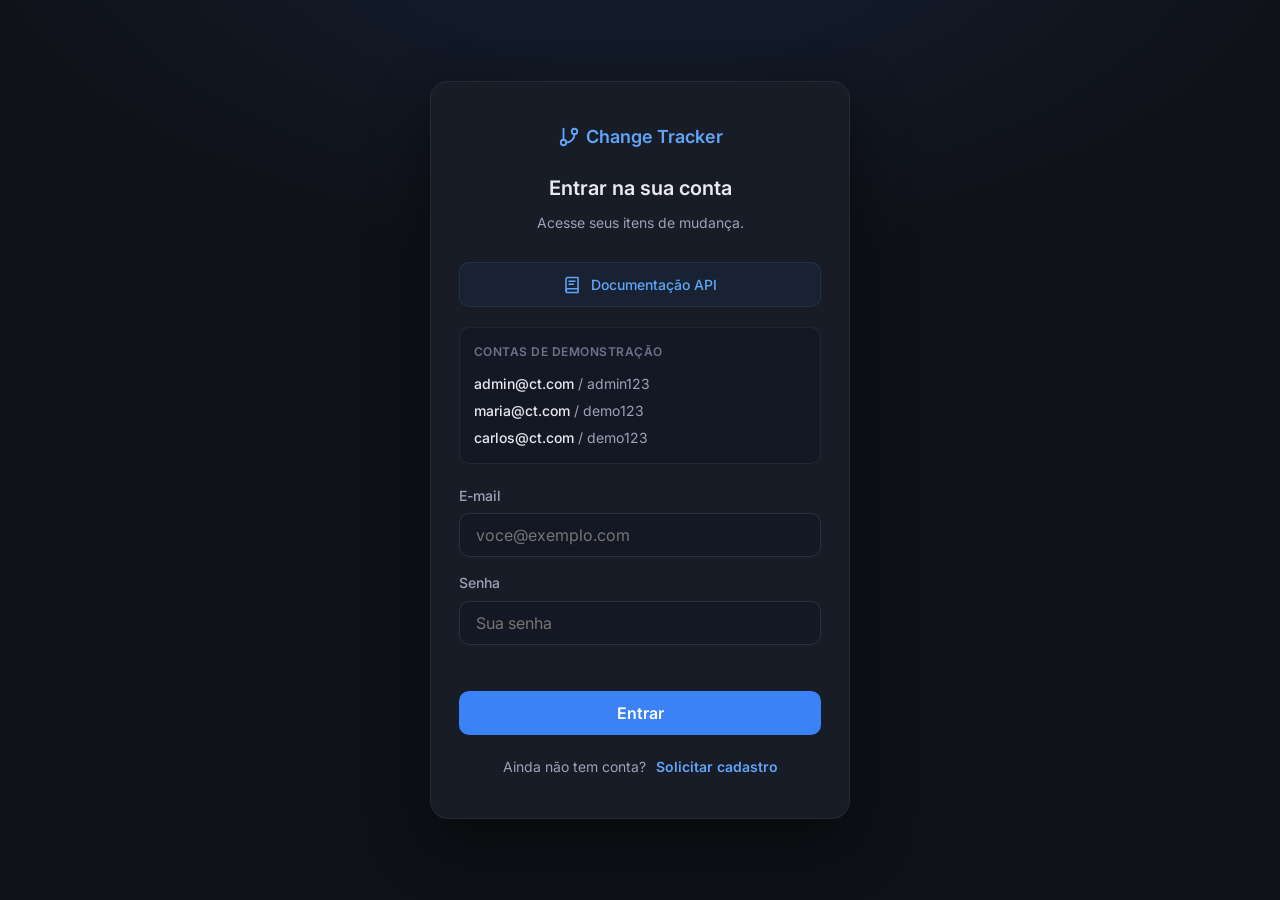
<file: frontend/login.html>
<!DOCTYPE html>
<html lang="pt-BR">
<head>
  <meta charset="UTF-8" />
  <meta name="viewport" content="width=device-width, initial-scale=1.0" />
  <meta name="description" content="Change Tracker — acesso" />
  <title>Change Tracker — Entrar</title>
  <link rel="preconnect" href="https://fonts.googleapis.com" />
  <link rel="preconnect" href="https://fonts.gstatic.com" crossorigin />
  <link href="https://fonts.googleapis.com/css2?family=Inter:wght@400;500;600&display=swap" rel="stylesheet" />
  <link rel="stylesheet" href="css/variables.css" />
  <link rel="stylesheet" href="css/base.css" />
  <link rel="stylesheet" href="css/auth.css" />
</head>
<body class="auth-body">
  <main class="auth-shell">
    <section class="auth-card" aria-labelledby="auth-title">
      <header class="auth-card__head">
        <div class="auth-brand">
          <svg viewBox="0 0 24 24" fill="none" stroke="currentColor" stroke-width="2" stroke-linecap="round" stroke-linejoin="round" aria-hidden="true" class="auth-brand__icon">
            <line x1="6" y1="3" x2="6" y2="15" />
            <circle cx="18" cy="6" r="3" />
            <circle cx="6" cy="18" r="3" />
            <path d="M18 9a9 9 0 0 1-9 9" />
          </svg>
          <span>Change Tracker</span>
        </div>
        <h1 id="auth-title" class="auth-card__title">Entrar na sua conta</h1>
        <p class="auth-card__sub">Acesse seus itens de mudança.</p>
      </header>

      <a href="/docs" class="auth-api-docs" target="_blank" rel="noopener noreferrer">
        <svg viewBox="0 0 24 24" fill="none" stroke="currentColor" stroke-width="2" stroke-linecap="round" stroke-linejoin="round" aria-hidden="true">
          <path d="M4 19.5A2.5 2.5 0 0 1 6.5 17H20" />
          <path d="M6.5 2H20v20H6.5A2.5 2.5 0 0 1 4 19.5v-15A2.5 2.5 0 0 1 6.5 2z" />
          <line x1="8" y1="7" x2="16" y2="7" />
          <line x1="8" y1="11" x2="14" y2="11" />
        </svg>
        Documentação API
      </a>

      <div class="auth-demo" aria-label="Contas de demonstração">
        <p class="auth-demo__title">Contas de demonstração</p>
        <ul class="auth-demo__list">
          <li><strong>admin@ct.com</strong> / admin123</li>
          <li><strong>maria@ct.com</strong> / demo123</li>
          <li><strong>carlos@ct.com</strong> / demo123</li>
        </ul>
      </div>

      <form id="auth-login-form" class="auth-form" novalidate>
        <div class="auth-field">
          <label class="auth-label" for="auth-email">E-mail</label>
          <input class="auth-input" type="email" id="auth-email" name="email" autocomplete="email" placeholder="voce@exemplo.com" required />
        </div>

        <div class="auth-field">
          <label class="auth-label" for="auth-password">Senha</label>
          <input class="auth-input" type="password" id="auth-password" name="password" autocomplete="current-password" placeholder="Sua senha" required minlength="6" />
        </div>

        <p class="auth-error" id="auth-error" role="alert" aria-live="polite"></p>

        <button type="submit" class="auth-submit" id="auth-submit">Entrar</button>
      </form>

      <p class="auth-switch">
        <span>Ainda não tem conta?</span>
        <a class="auth-switch__btn" href="/register">Solicitar cadastro</a>
      </p>
    </section>
  </main>

  <script src="js/auth.js"></script>
</body>
</html>
</file>
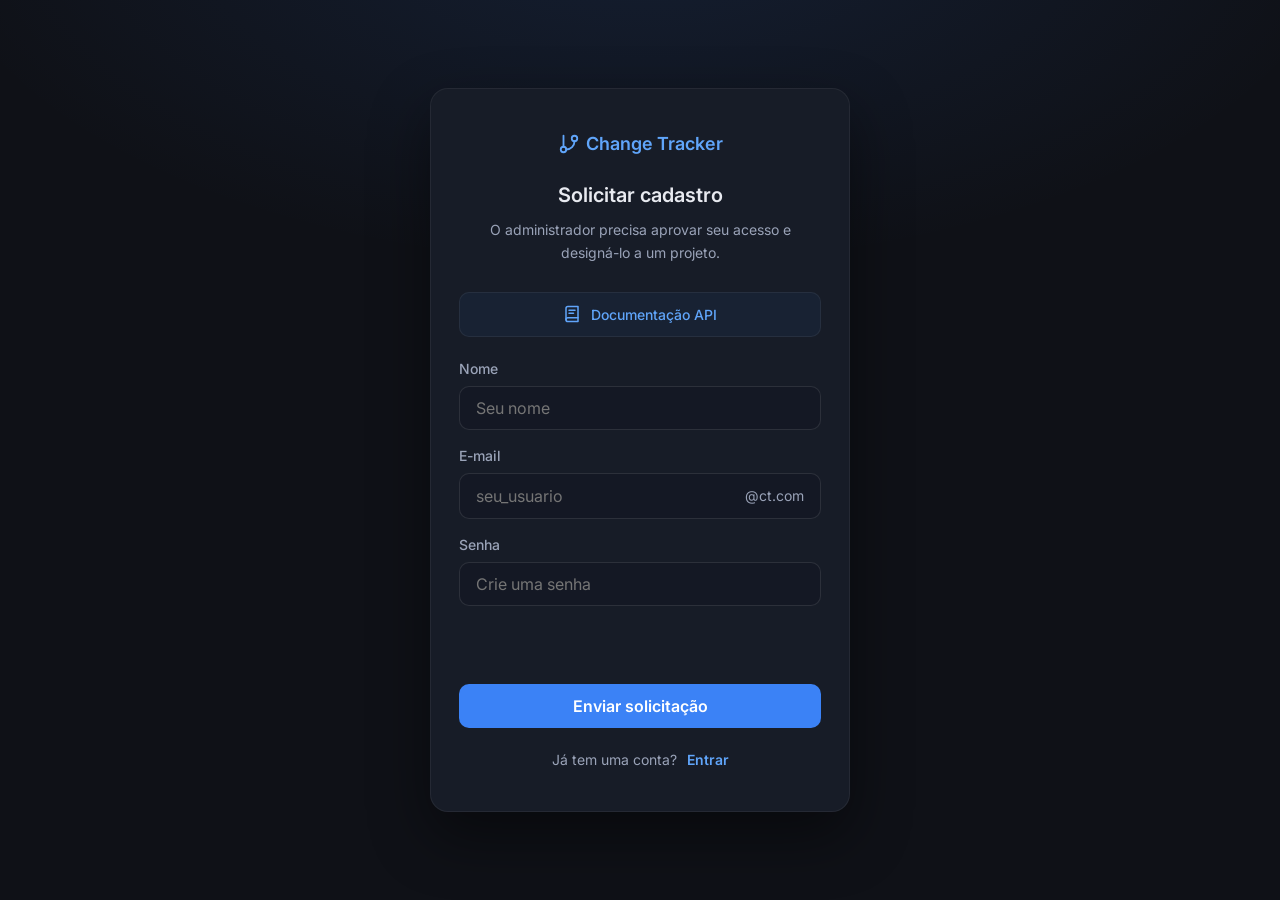
<file: frontend/register.html>
<!DOCTYPE html>
<html lang="pt-BR">
<head>
  <meta charset="UTF-8" />
  <meta name="viewport" content="width=device-width, initial-scale=1.0" />
  <meta name="description" content="Change Tracker — solicitar cadastro" />
  <title>Change Tracker — Solicitar cadastro</title>
  <link rel="preconnect" href="https://fonts.googleapis.com" />
  <link rel="preconnect" href="https://fonts.gstatic.com" crossorigin />
  <link href="https://fonts.googleapis.com/css2?family=Inter:wght@400;500;600&display=swap" rel="stylesheet" />
  <link rel="stylesheet" href="css/variables.css" />
  <link rel="stylesheet" href="css/base.css" />
  <link rel="stylesheet" href="css/auth.css" />
</head>
<body class="auth-body">
  <main class="auth-shell">
    <section class="auth-card" aria-labelledby="auth-title">
      <header class="auth-card__head">
        <div class="auth-brand">
          <svg viewBox="0 0 24 24" fill="none" stroke="currentColor" stroke-width="2" stroke-linecap="round" stroke-linejoin="round" aria-hidden="true" class="auth-brand__icon">
            <line x1="6" y1="3" x2="6" y2="15" />
            <circle cx="18" cy="6" r="3" />
            <circle cx="6" cy="18" r="3" />
            <path d="M18 9a9 9 0 0 1-9 9" />
          </svg>
          <span>Change Tracker</span>
        </div>
        <h1 id="auth-title" class="auth-card__title">Solicitar cadastro</h1>
        <p class="auth-card__sub">O administrador precisa aprovar seu acesso e designá-lo a um projeto.</p>
      </header>

      <a href="/docs" class="auth-api-docs" target="_blank" rel="noopener noreferrer">
        <svg viewBox="0 0 24 24" fill="none" stroke="currentColor" stroke-width="2" stroke-linecap="round" stroke-linejoin="round" aria-hidden="true">
          <path d="M4 19.5A2.5 2.5 0 0 1 6.5 17H20" />
          <path d="M6.5 2H20v20H6.5A2.5 2.5 0 0 1 4 19.5v-15A2.5 2.5 0 0 1 6.5 2z" />
          <line x1="8" y1="7" x2="16" y2="7" />
          <line x1="8" y1="11" x2="14" y2="11" />
        </svg>
        Documentação API
      </a>

      <form id="auth-register-form" class="auth-form" novalidate>
        <div class="auth-field">
          <label class="auth-label" for="auth-name">Nome</label>
          <input class="auth-input" type="text" id="auth-name" name="name" autocomplete="name" placeholder="Seu nome" required />
        </div>

        <div class="auth-field">
          <label class="auth-label" for="auth-email">E-mail</label>
          <div style="display: flex; align-items: center; border: 1px solid var(--border-default); border-radius: var(--radius-md); background: var(--bg-input);">
            <input class="auth-input" type="text" id="auth-email" name="email" autocomplete="email" placeholder="seu_usuario" required style="border: none; background: transparent; flex: 1; padding-right: 0;" />
            <span style="padding: 0 var(--control-padding-x); color: var(--text-secondary); white-space: nowrap; font-size: var(--font-size-sm);">@ct.com</span>
          </div>
        </div>

        <div class="auth-field">
          <label class="auth-label" for="auth-password">Senha</label>
          <input class="auth-input" type="password" id="auth-password" name="password" autocomplete="new-password" placeholder="Crie uma senha" required minlength="6" />
        </div>

        <p class="auth-error" id="auth-error" role="alert" aria-live="polite"></p>
        <p class="auth-success" id="auth-success" role="status" aria-live="polite"></p>

        <button type="submit" class="auth-submit" id="auth-submit">Enviar solicitação</button>
      </form>

      <p class="auth-switch">
        <span>Já tem uma conta?</span>
        <a class="auth-switch__btn" href="/login">Entrar</a>
      </p>
    </section>
  </main>

  <script src="js/auth.js"></script>
</body>
</html>
</file>
<file: frontend/css/variables.css>
/* === Variables — tokens do Change Tracker Design System === */
:root {
  --bg-base: #0f1117;
  --bg-surface: #171c27;
  --bg-raised: #1e2535;
  --bg-hover: #252d40;
  --bg-input: #141824;

  --border-subtle: rgba(255, 255, 255, 0.06);
  --border-default: rgba(255, 255, 255, 0.1);
  --border-strong: rgba(255, 255, 255, 0.18);

  --blue-500: #3b82f6;
  --blue-400: #60a5fa;
  --blue-300: #93c5fd;
  --blue-100: rgba(59, 130, 246, 0.12);
  --blue-border: rgba(59, 130, 246, 0.35);

  --text-primary: #e8eaf0;
  --text-secondary: #9aa3b8;
  --text-muted: #6b7389;
  --text-blue: #60a5fa;

  --red: #f87171;
  --red-bg: rgba(248, 113, 113, 0.1);
  --red-border: rgba(248, 113, 113, 0.3);

  --orange: #fb923c;
  --orange-bg: rgba(251, 146, 60, 0.1);
  --orange-border: rgba(251, 146, 60, 0.3);

  --yellow: #fbbf24;
  --yellow-bg: rgba(251, 191, 36, 0.1);
  --yellow-border: rgba(251, 191, 36, 0.3);

  --green: #34d399;
  --green-bg: rgba(52, 211, 153, 0.1);
  --green-border: rgba(52, 211, 153, 0.3);

  --purple: #a78bfa;
  --purple-bg: rgba(167, 139, 250, 0.1);
  --purple-border: rgba(167, 139, 250, 0.3);

  --radius-sm: 8px;
  --radius-md: 10px;
  --radius-lg: 14px;
  --radius-xl: 18px;

  --font-family: 'Inter', 'Segoe UI', system-ui, sans-serif;

  /* Tipografia — escala confortável (~+15%) */
  --font-size-xs: 12px;
  --font-size-sm: 14px;
  --font-size-base: 16px;
  --font-size-md: 16px;
  --font-size-lg: 18px;
  --font-size-xl: 20px;
  --font-size-2xl: 24px;
  --font-size-3xl: 30px;

  --line-height-tight: 1.35;
  --line-height-base: 1.65;
  --line-height-relaxed: 1.75;

  /* Espaçamento */
  --space-xs: 6px;
  --space-sm: 10px;
  --space-md: 14px;
  --space-lg: 20px;
  --space-xl: 28px;
  --space-2xl: 40px;

  /* Controles e layout */
  --control-height: 44px;
  --control-height-sm: 38px;
  --control-padding-x: 16px;
  --control-padding-y: 11px;
  --icon-sm: 18px;
  --icon-md: 20px;

  --header-height: 64px;
  --header-offset: 100px;
  --touch-min: 44px;

  --ease-out: cubic-bezier(0.16, 1, 0.3, 1);
  --ease-soft: cubic-bezier(0.4, 0, 0.2, 1);
  --duration-fast: 0.15s;
  --duration-normal: 0.25s;
  --duration-slow: 0.35s;

  /* aliases → tokens DS */
  --color-base: var(--bg-base);
  --color-surface: var(--bg-surface);
  --color-text: var(--text-primary);
  --color-text-muted: var(--text-secondary);
}
</file>
<file: frontend/css/base.css>
/* === Base — reset e layout principal === */
*,
*::before,
*::after {
  box-sizing: border-box;
  margin: 0;
  padding: 0;
}

html {
  font-size: 16px;
  width: 100%;
  -webkit-text-size-adjust: 100%;
}

html,
body {
  overflow-x: hidden;
}

body {
  font-family: var(--font-family);
  font-size: var(--font-size-base);
  line-height: var(--line-height-base);
  color: var(--text-primary);
  background: var(--bg-base);
  min-height: 100vh;
  -webkit-font-smoothing: antialiased;
}

body.modal-open {
  overflow: hidden;
}

a {
  color: var(--text-blue);
  text-decoration: none;
  transition: opacity var(--duration-fast) var(--ease-soft);
}

a:hover {
  opacity: 0.85;
  text-decoration: underline;
}

button,
input,
select,
textarea {
  font-family: inherit;
}

.app {
  min-height: 100vh;
  width: 100%;
  display: flex;
  flex-direction: column;
}

.main {
  flex: 1;
  width: 100%;
  max-width: none;
  padding: var(--space-xl) var(--space-xl) var(--space-2xl);
}

.sr-only {
  position: absolute;
  width: 1px;
  height: 1px;
  padding: 0;
  margin: -1px;
  overflow: hidden;
  clip: rect(0, 0, 0, 0);
  border: 0;
}

[hidden] {
  display: none !important;
}
</file>
<file: frontend/css/auth.css>
/* === Auth — tela de login e cadastro === */

.auth-body {
  min-height: 100vh;
  display: grid;
  place-items: center;
  padding: var(--space-lg);
  background:
    radial-gradient(1200px 600px at 50% -10%, rgba(59, 130, 246, 0.12), transparent 60%),
    var(--bg-base);
}

.auth-shell {
  width: 100%;
  max-width: 420px;
}

.auth-card {
  background: var(--bg-surface);
  border: 1px solid var(--border-subtle);
  border-radius: var(--radius-xl);
  padding: var(--space-2xl) var(--space-xl);
  box-shadow: 0 24px 60px rgba(0, 0, 0, 0.45);
}

.auth-card__head {
  text-align: center;
  margin-bottom: var(--space-xl);
}

.auth-brand {
  display: inline-flex;
  align-items: center;
  gap: var(--space-xs);
  color: var(--blue-400);
  font-weight: 600;
  font-size: var(--font-size-lg);
  margin-bottom: var(--space-lg);
}

.auth-brand__icon {
  width: 22px;
  height: 22px;
}

.auth-card__title {
  font-size: var(--font-size-xl);
  font-weight: 600;
  color: var(--text-primary);
  margin: 0 0 var(--space-xs);
}

.auth-card__sub {
  font-size: var(--font-size-sm);
  color: var(--text-secondary);
  margin: 0;
}

.auth-form {
  display: flex;
  flex-direction: column;
  gap: var(--space-md);
}

.auth-field {
  display: flex;
  flex-direction: column;
  gap: var(--space-xs);
}

.auth-label {
  font-size: var(--font-size-sm);
  font-weight: 500;
  color: var(--text-secondary);
}

.auth-input {
  height: var(--control-height);
  padding: 0 var(--control-padding-x);
  border-radius: var(--radius-md);
  border: 1px solid var(--border-default);
  background: var(--bg-input);
  color: var(--text-primary);
  font-family: var(--font-family);
  font-size: var(--font-size-base);
  transition: border-color var(--duration-fast) var(--ease-soft),
    box-shadow var(--duration-fast) var(--ease-soft);
}

.auth-input:focus {
  outline: none;
  border-color: var(--blue-border);
  box-shadow: 0 0 0 3px var(--blue-100);
}

.auth-error {
  min-height: 18px;
  margin: 0;
  font-size: var(--font-size-sm);
  color: var(--red);
}

.auth-success {
  min-height: 18px;
  margin: 0;
  font-size: var(--font-size-sm);
  color: #86efac;
}

.auth-submit {
  height: var(--control-height);
  border: none;
  border-radius: var(--radius-md);
  background: var(--blue-500);
  color: #fff;
  font-family: var(--font-family);
  font-size: var(--font-size-base);
  font-weight: 600;
  cursor: pointer;
  transition: filter var(--duration-fast) var(--ease-soft),
    transform var(--duration-fast) var(--ease-soft);
}

.auth-submit:hover {
  filter: brightness(1.08);
}

.auth-submit:active {
  transform: scale(0.98);
}

.auth-submit:disabled {
  opacity: 0.6;
  cursor: progress;
}

.auth-switch {
  margin: var(--space-lg) 0 0;
  text-align: center;
  font-size: var(--font-size-sm);
  color: var(--text-secondary);
}

.auth-switch__btn {
  display: inline;
  background: none;
  border: none;
  padding: 0;
  margin-left: var(--space-xs);
  color: var(--blue-400);
  font-family: var(--font-family);
  font-size: var(--font-size-sm);
  font-weight: 600;
  cursor: pointer;
  text-decoration: none;
}

.auth-switch__btn:hover {
  text-decoration: underline;
}

.auth-api-docs {
  display: flex;
  align-items: center;
  justify-content: center;
  gap: var(--space-sm);
  width: 100%;
  margin-bottom: var(--space-lg);
  padding: var(--space-sm) var(--space-md);
  border: 1px solid var(--border-subtle);
  border-radius: var(--radius-md);
  background: rgba(59, 130, 246, 0.06);
  color: var(--blue-400);
  font-size: var(--font-size-sm);
  font-weight: 500;
  text-decoration: none;
  transition: background var(--duration-fast) var(--ease-soft),
    border-color var(--duration-fast) var(--ease-soft);
}

.auth-api-docs svg {
  width: 18px;
  height: 18px;
  flex-shrink: 0;
}

.auth-api-docs:hover {
  background: rgba(59, 130, 246, 0.12);
  border-color: rgba(59, 130, 246, 0.35);
  text-decoration: none;
  opacity: 1;
}

.auth-demo {
  margin-bottom: var(--space-lg);
  padding: var(--space-md);
  border: 1px solid var(--border-subtle);
  border-radius: var(--radius-md);
  background: var(--bg-input);
}

.auth-demo__title {
  margin: 0 0 var(--space-sm);
  font-size: var(--font-size-xs);
  font-weight: 600;
  letter-spacing: 0.04em;
  text-transform: uppercase;
  color: var(--text-muted);
}

.auth-demo__list {
  margin: 0;
  padding: 0;
  list-style: none;
  display: flex;
  flex-direction: column;
  gap: 4px;
  font-size: var(--font-size-sm);
  color: var(--text-secondary);
}

.auth-demo__list strong {
  color: var(--text-primary);
  font-weight: 500;
}
</file>
